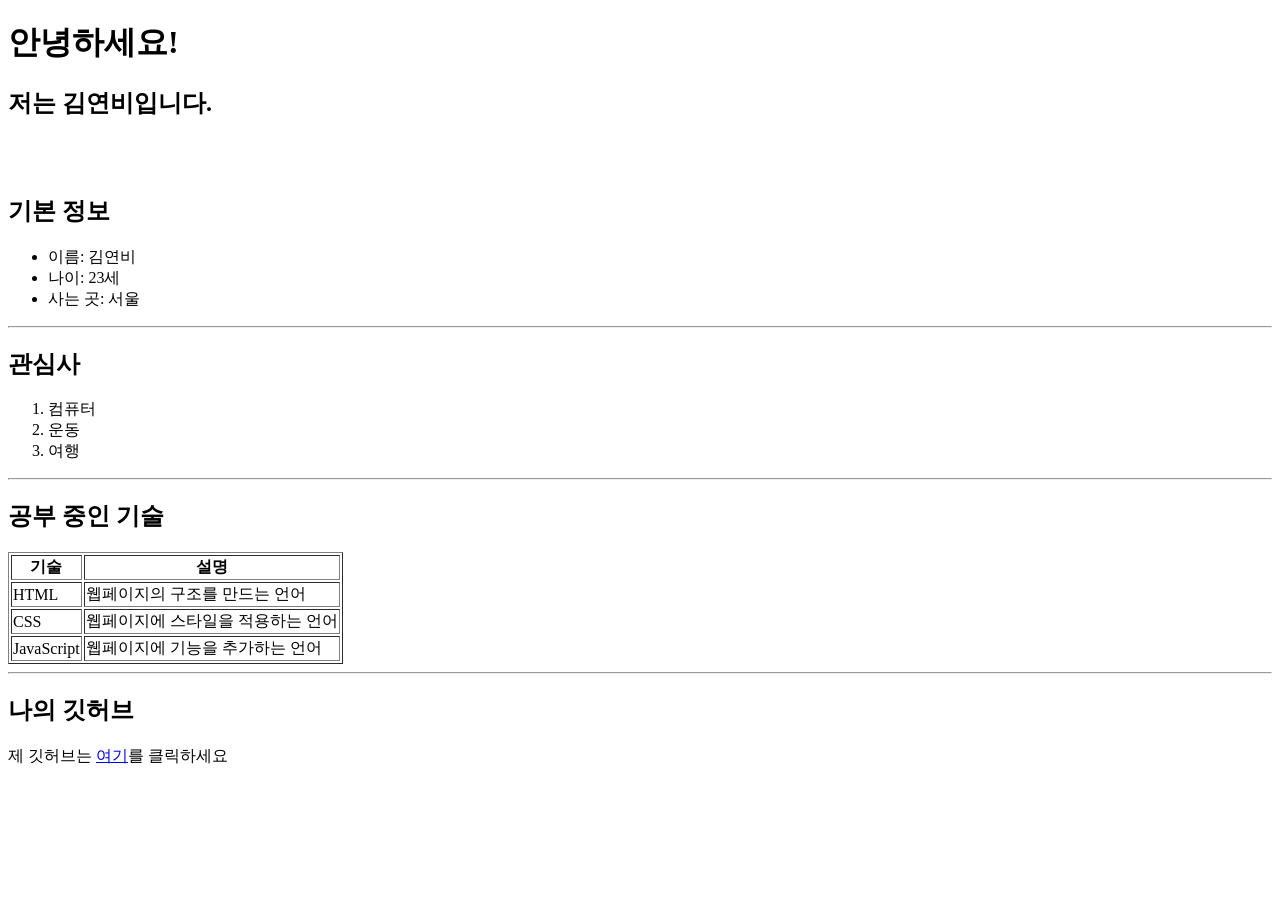
<file: index.html>
<!DOCTYPE html>
<html lang="en">

<head>
    <meta charset="UTF-8">
    <meta name="viewport" content="width=device-width, initial-scale=1.0">
    <title>프로필페이지지</title>
</head>

<body>
    <h1>안녕하세요!</h1>
    <h2>저는 김연비입니다.</h2>
    <br><br>
    <div>
        <h2>기본 정보</h2>
        <ul>
            <li>이름: 김연비</li>
            <li>나이: 23세</li>
            <li>사는 곳: 서울</li>
        </ul>
    </div>
    <hr>

    <div>
        <h2>관심사</h2>
        <ol>
            <li>컴퓨터</li>
            <li>운동</li>
            <li>여행</li>
        </ol>
    </div>
    <hr>

    <div>
        <h2>공부 중인 기술</h2>
        <table border="1">
            <tr>
                <th>기술</th> <th>설명</th>
            </tr>
            <tr>
                <td>HTML</td><td>웹페이지의 구조를 만드는 언어</td>
            </tr>
            <tr>
                <td>CSS</td><td>웹페이지에 스타일을 적용하는 언어</td>
            </tr>
            <tr>
                <td>JavaScript</td><td>웹페이지에 기능을 추가하는 언어</td>
            </tr>
        </table>
    </div>
    <hr>

    <div>
        <h2>나의 깃허브</h2>
        <p>제 깃허브는 <a href="https://github.com/KimYeonBee">여기</a>를 클릭하세요</p>
    </div>

    </body>

</html>
</file>
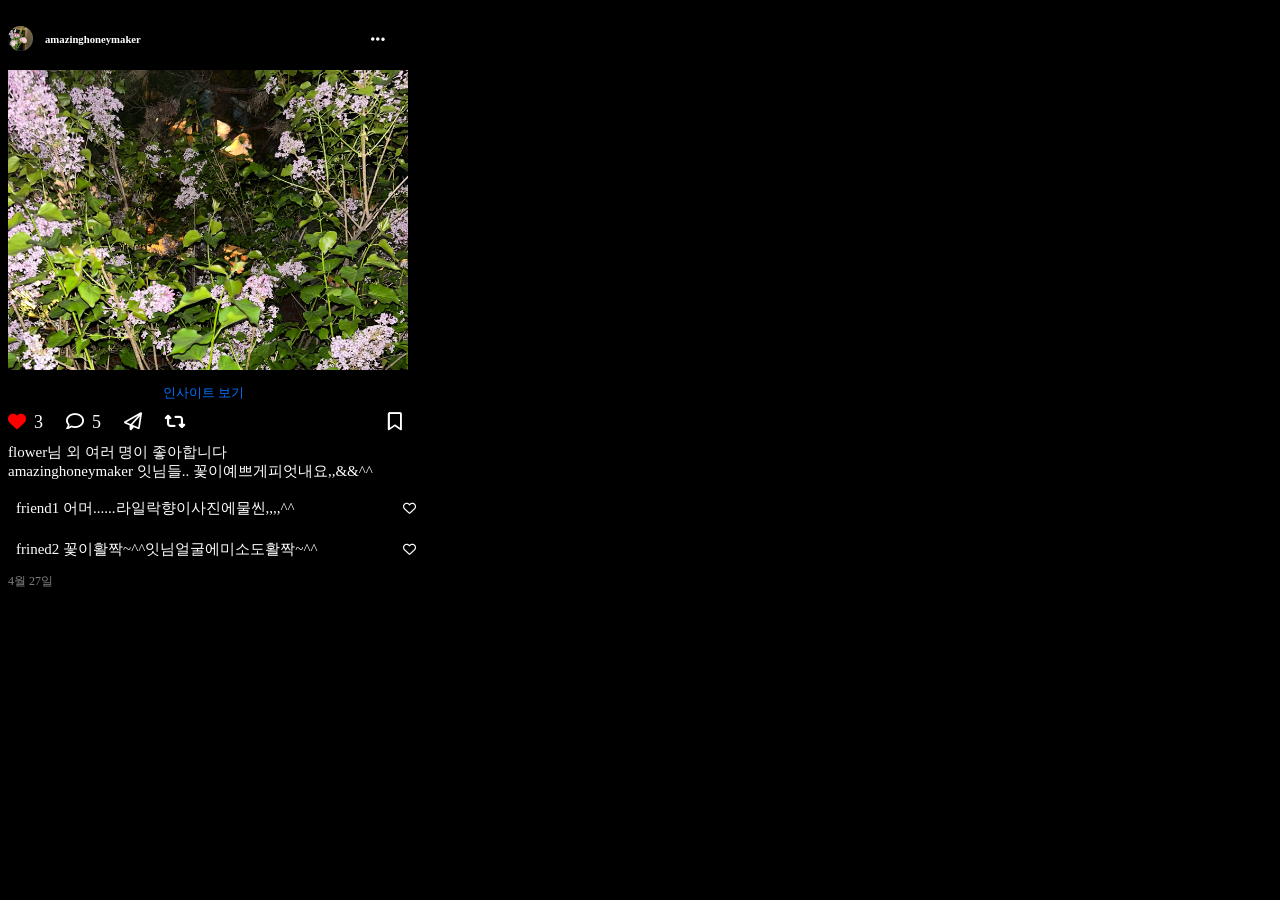
<file: assignment2.html>
<!DOCTYPE html>
<html lang="en">



<head>
    <meta charset="UTF-8">
    <meta name="viewport" content="width=device-width, initial-scale=1.0">
    <link rel="stylesheet" href="https://cdnjs.cloudflare.com/ajax/libs/font-awesome/6.5.2/css/all.min.css">
    <link href="style.css" rel="stylesheet" type="text/css" />

    <title>Assignment2</title>
</head>

<body bgcolor="black">
    <div class="header">
        <div class="header-left"><img src="image/circle.png" width="25" height="25" alt="profile image">
            <h6>amazinghoneymaker</h6>
        </div>
        <div class="header-right"><i class="fa-solid fa-ellipsis"></i> </div>
    </div>

    <div class="photo">
        <img src="image/square.jpg" width="400" height="300" alt="mainimage">
        <p style="color: rgb(0, 115, 255)"> 인사이트 보기</p>
    </div>

    <div class="emoticon">
        <div class="e-group"><i class="fa-solid fa-heart" style="color: red;"></i>
            <p>3</p>
        </div>
        <div class="e-group"><i class="fa-regular fa-comment"></i>
            <p>5</p>
        </div>
        <div><i class="fa-regular fa-paper-plane"></i></div>
        <div><i class="fa-solid fa-retweet"></i></div>
        <div class="bookmark"><i class="fa-regular fa-bookmark"></i></div>
    </div>

    <div class="text">
        <p><span style="font-weight: 520;">flower</span>님 외 <span style="font-weight: 520;">여러 명</span>이 좋아합니다</p>
        <p><span style="font-weight: 520;">amazinghoneymaker</span> 잇님들.. 꽃이예쁘게피엇내요,,&&^^</p>
    </div>

    <div class="comment">
        <div class="comment-row">
            <p><span style="font-weight: 520;">friend1</span> 어머......라일락향이사진에물씬,,,,^^</p><i class="fa-regular fa-heart"></i>
        </div>
        <div class="comment-row">
            <p><span style="font-weight: 520;">frined2</span> 꽃이활짝~^^잇님얼굴에미소도활짝~^^</p><i class="fa-regular fa-heart"></i>
        </div>   
    </div>

    <div class="date">
        <p style="color: gray">4월 27일</p>
    </div>


</body>

</html>
</file>
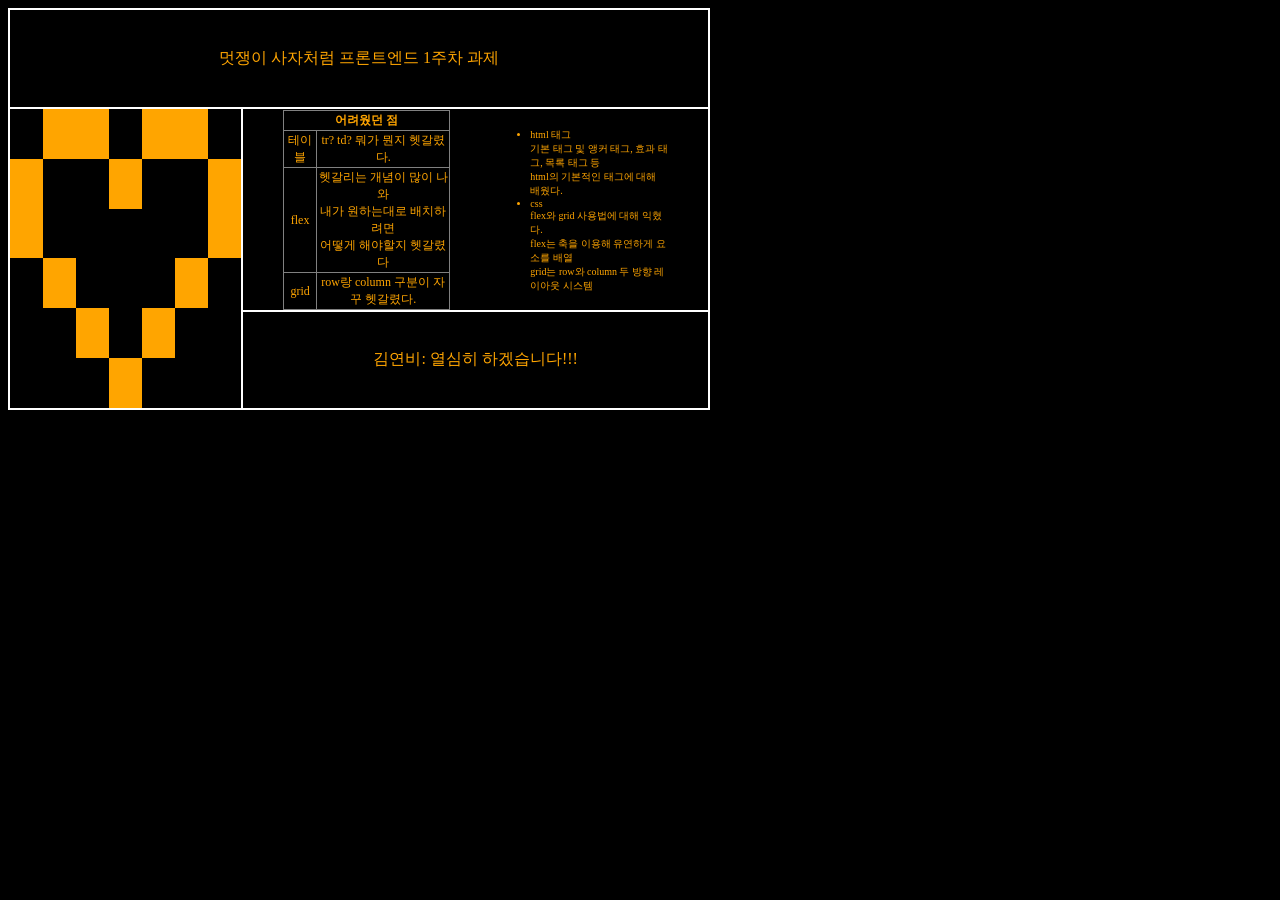
<file: assignment3.html>
<!DOCTYPE html>
<html lang="en">

<head>
    <meta charset="UTF-8">
    <meta name="viewport" content="width=device-width, initial-scale=1.0">
    <link href="style_2.css" rel="stylesheet" type="text/css" />

    <title>Document</title>
</head>

<body>
    <div class="container">
        <div class="area">멋쟁이 사자처럼 프론트엔드 1주차 과제</div>
        <div class="area">
            <div class="heart-grid">
                <!-- row 1 -->
                <div></div>
                <div class="on"></div>
                <div class="on"></div>
                <div></div>
                <div class="on"></div>
                <div class="on"></div>
                <div></div>
                <!-- row 2 -->
                <div class="on"></div>
                <div></div>
                <div></div>
                <div class="on"></div>
                <div></div>
                <div></div>
                <div class="on"></div>
                <!-- row 3 -->
                <div class="on"></div>
                <div></div>
                <div></div>
                <div></div>
                <div></div>
                <div></div>
                <div class="on"></div>
                <!-- row 4 -->
                <div></div>
                <div class="on"></div>
                <div></div>
                <div></div>
                <div></div>
                <div class="on"></div>
                <div></div>
                <!-- row 5 -->
                <div></div>
                <div></div>
                <div class="on"></div>
                <div></div>
                <div class="on"></div>
                <div></div>
                <div></div>
                <!-- row 6 -->
                <div></div>
                <div></div>
                <div></div>
                <div class="on"></div>
                <div></div>
                <div></div>
                <div></div>
            </div>

        </div>
        
        <div class="area">
            <div class="table">
                <table border="1">
                    <tr>
                        <th colspan="2">어려웠던 점</th>
                    </tr>
                    <tr>
                        <td>테이블</td><td>tr? td? 뭐가 뭔지 헷갈렸다.</td>
                    </tr>
                    <tr>
                        <td>flex</td><td>헷갈리는 개념이 많이 나와<br>
                                        내가 원하는대로 배치하려면 <br>
                                        어떻게 해야할지 헷갈렸다</td>
                    </tr>
                    <tr>
                        <td>grid</td><td>row랑 column 구분이 자꾸 헷갈렸다.</td>
                    </tr>
                </table>

            </div>

            <div class="study" style="font-size: 10px;">
                <ul>
                    <li>html 태그 <br>
                    기본 태그 및 앵커 태그, 효과 태그, 목록 태그 등<br>
                    html의 기본적인 태그에 대해 배웠다.</li>
                    <li>css <br>
                        flex와 grid 사용법에 대해 익혔다. <br>
                        flex는 축을 이용해 유연하게 요소를 배열 <br>
                        grid는 row와 column 두 방향 레이아웃 시스템
                    </li>
                </ul>
            </div>
        </div>


        <div class="area">
            김연비: 열심히 하겠습니다!!!
        </div>
    </div>

</body>

</html>
</file>
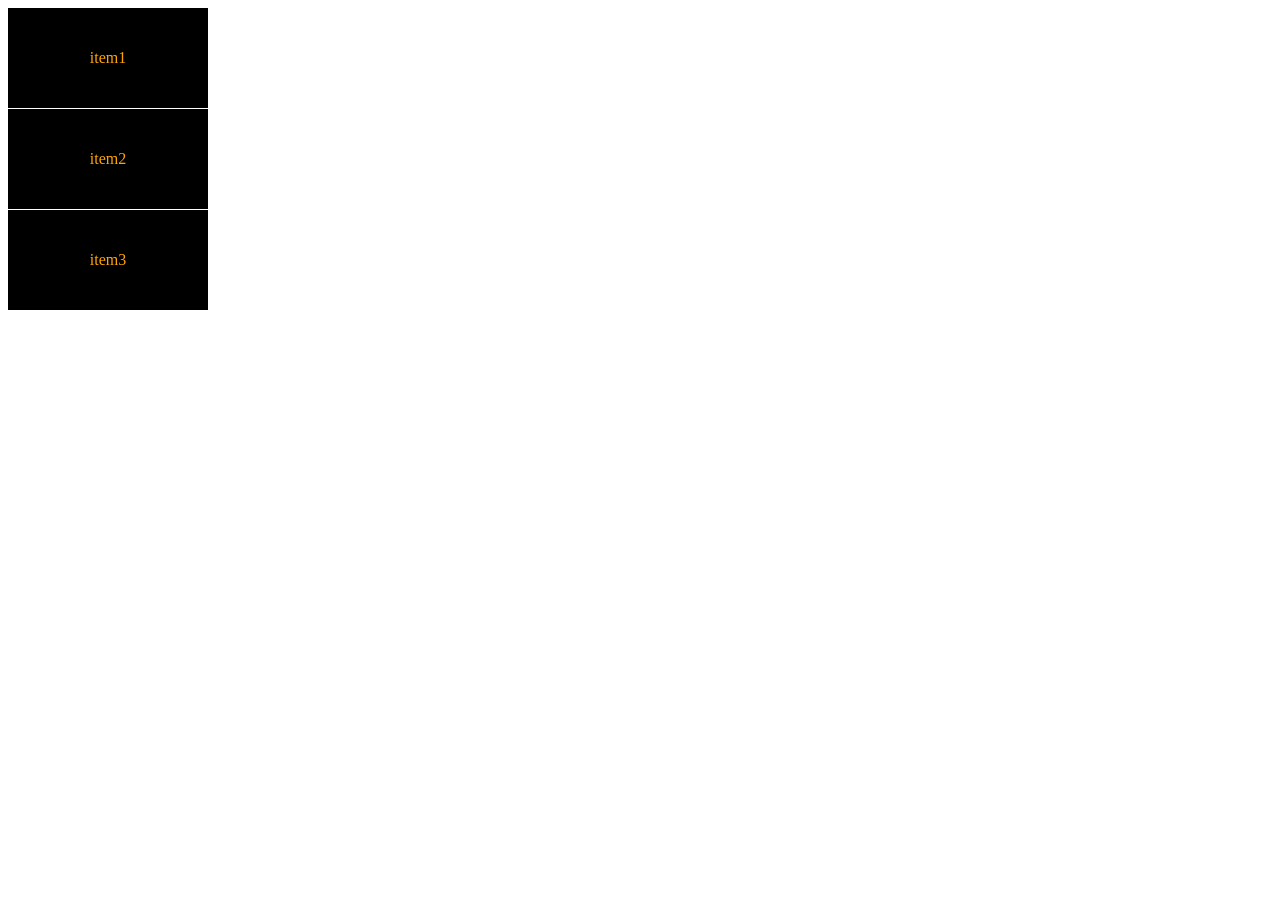
<file: prac2.html>
<!DOCTYPE html>
<html lang="en">

<style>
    .item{
        width:200px;
        height:100px;
        background-color: black;
        color:orange;
        display: flex;   
        justify-content: center;
        align-items: center;
    }

    .container{
        display:flex;
        flex-direction: column;
        gap:1px;
    }
</style>


<head>
    <meta charset="UTF-8">
    <meta name="viewport" content="width=device-width, initial-scale=1.0">
    <title>실습 2</title>
</head>
<body>
    <div class="container">
        <div class="item">item1</div>
        <div class="item">item2</div>
        <div class="item">item3</div>
    </div>
    
</body>
</html>
</file>
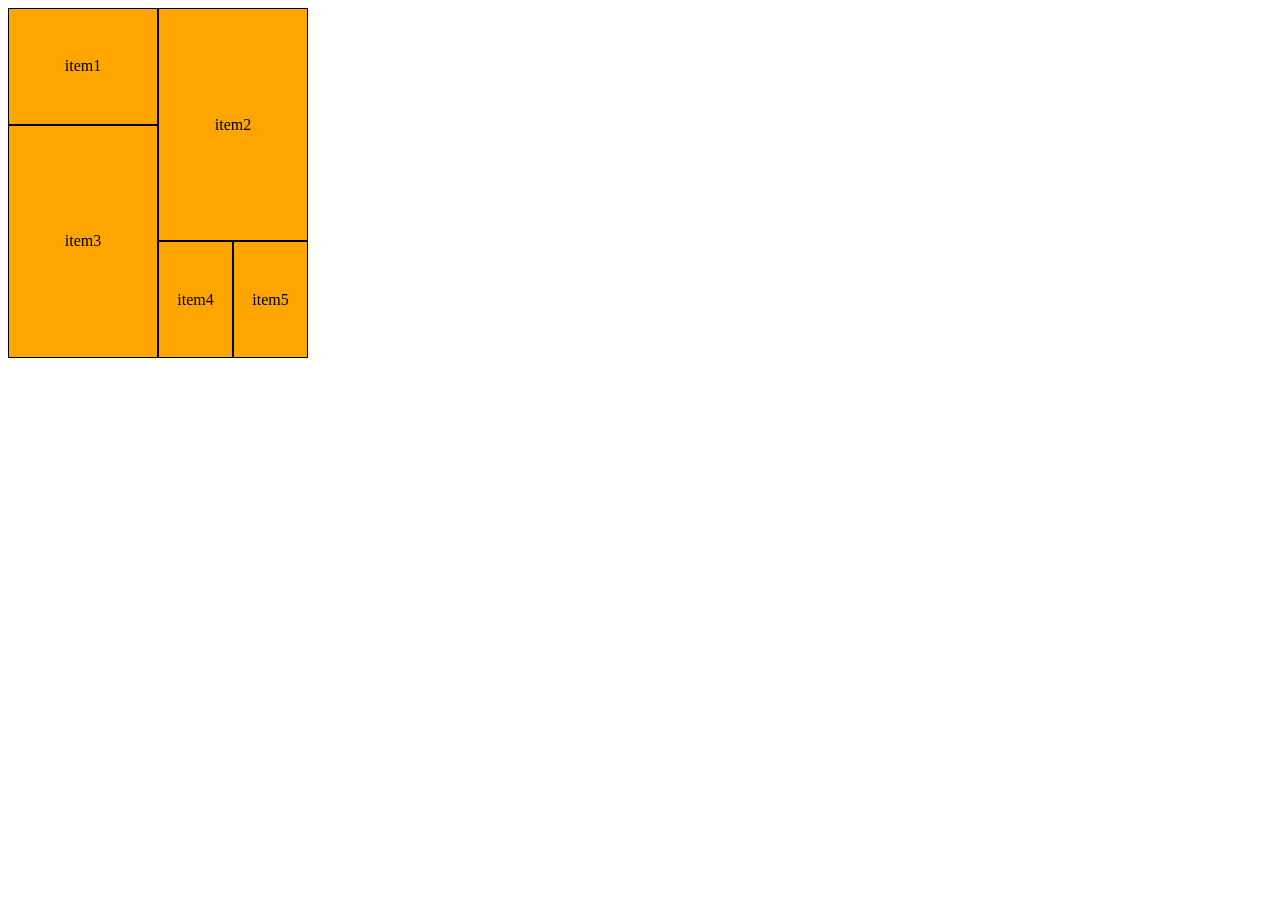
<file: prac3.html>
<!DOCTYPE html>
<html lang="en">

<style>
    .item{
        display: flex;
        background-color: orange;
        border: 1px solid black;
        justify-content: center;
        align-items: center;
    }

    .container{
        display: grid;
        grid-template-columns: repeat(4, 1fr);
        grid-template-rows: repeat(3, 1fr);
        height: 350px;
        width: 300px;
    }

    .item:nth-child(1){
        grid-row: 1/2;
        grid-column: 1/3;
    }
    .item:nth-child(2){
        grid-row: 1/3;
        grid-column: 3/5;
    }
    .item:nth-child(3){
        grid-row: 2/4;
        grid-column: 1/3;
    }
    .item:nth-child(4){
        grid-row: 3/4;
        grid-column: 3/4;
    }
    .item:nth-child(5){
        grid-row: 3/4;
        grid-column: 4/5;
    }

</style>

<head>
    <meta charset="UTF-8">
    <meta name="viewport" content="width=device-width, initial-scale=1.0">
    <title>Document</title>
</head>
<body>
    <div class="container">
        <div class="item">item1</div>
        <div class="item">item2</div>
        <div class="item">item3</div>
        <div class="item">item4</div>
        <div class="item">item5</div>
    </div>
</body>
</html>
</file>
<file: style.css>
.header{
        display: flex;
        align-items: center;
    }

    .header h6{
        color: white;
        margin-left: 8px;
    }

    .emoticon{
        display: flex;
        align-items: center;
    }
    
    p{
        color: white;
        margin-top: 0;
        margin-bottom: 0;
    }

    i{
        color: white;
    }

    .photo p{
        display: flex;
        align-content: center;
    }

    .header{
        display: flex;
        justify-content: flex-start;
        align-items: center;
        gap: 230px;
        margin-bottom: 0px;
    }

    .header-left{
        display: flex;
        align-items: center;
        gap: 4px;
    }

    .header-right {
        display: flex;
        align-items: center;
    }

    .photo p{
        margin-left: 155px;
        font-size: 13px;
        margin-bottom: 10px;
        margin-top: 10px;
    }

    .emoticon{
        display: flex;
        gap:23px;
        font-size: 18px;
        margin-bottom: 10px;
    }

    .e-group{
        display: flex;
        justify-content: flex-start;
        align-items: center;
        gap: 8px;
    }

    .bookmark{
        margin-left: 180px;
    }

    .text{
        font-size: 15px;
        margin-bottom: 10px;
    }

    .comment{
        font-size: 15px;
    }

    .comment-row{
        display: flex; 
        align-items: center;             
        margin-bottom: 6px; 
        position: relative;  
        justify-content: space-between;
        width: 400px;
        padding: 8px;
    }

    .comment-row i {
        font-size: 13px;
    }

    .date{
        font-size: 12px;
    }
</file>
<file: style_2.css>
body {
    background-color: black;
}

.container {
    width: 700px;
    height: 400px;
    color: orange;
    border: 1px solid white;
    display: grid;
    grid-template-rows: 1fr 2fr 1fr;
    grid-template-columns: 1fr 2fr;
}

.area {
    border: 1px solid white;
    display: flex;
    align-items: center;
    justify-content: center;
}

.area:nth-child(1) {
    grid-row: 1/2;
    grid-column: 1/3;
}

.area:nth-child(2) {
    grid-row: 2/4;
    grid-column: 1/2;
}

.heart-grid {
    display: grid;
    width: 100%;
    height: 100%;
    grid-template-columns: repeat(7, 1fr);
    grid-template-rows: repeat(6, 1fr);
}

.heart-grid div {
    width: 100%;
    height: 100%;
    background-color: black;
}

.heart-grid .on {
    background-color: orange;
}

.area:nth-child(3) {
    grid-row: 2/3;
    grid-column: 2/3;
    display: flex;
    justify-content: center;    
    align-items: center; 
    gap: 40px;   
    height: 100%;
    padding: 0 40px;
}

.table table {
    font-size: 12px;
    border-collapse: collapse;
    color: orange;
    text-align: center;
}

.study {
    font-size: 10px;
    color: orange;
}

.area:nth-child(4) {
    grid-row: 3/4;
    grid-column: 2/3;
}
</file>
